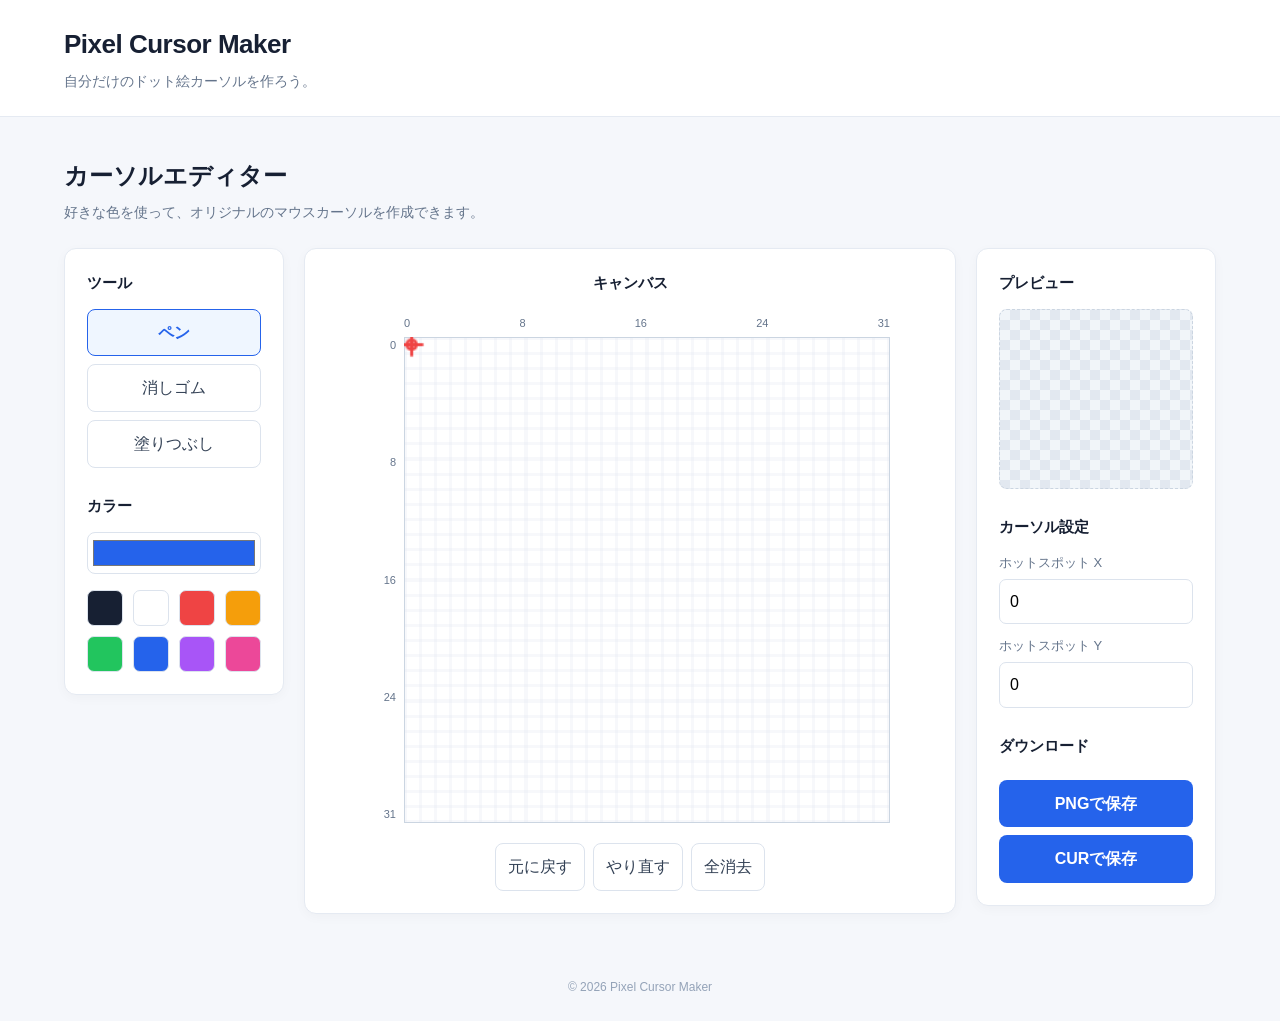
<file: index.html>
<!DOCTYPE html>
<html lang="ja">
<head>
  <meta charset="UTF-8">
  <meta name="viewport" content="width=device-width, initial-scale=1.0">
  <meta name="description" content="オリジナルのドット絵マウスカーソルを作成できるWebサイトです。">
  <title>Pixel Cursor Maker</title>
  <link rel="stylesheet" href="style.css">
</head>
<body>
  <header class="header">
    <div class="header-inner">
      <h1>Pixel Cursor Maker</h1>
      <p>自分だけのドット絵カーソルを作ろう。</p>
    </div>
  </header>

  <main class="main">
    <section class="intro">
      <h2>カーソルエディター</h2>
      <p>好きな色を使って、オリジナルのマウスカーソルを作成できます。</p>
    </section>

    <section class="editor">
      <aside class="panel tools-panel">
        <h3>ツール</h3>
        <div class="tool-buttons">
          <button class="tool-button active" id="penTool">ペン</button>
          <button class="tool-button" id="eraserTool">消しゴム</button>
          <button class="tool-button" id="fillTool">塗りつぶし</button>
        </div>

        <h3>カラー</h3>
        <input type="color" id="colorPicker" value="#2563eb">
        <div class="palette" id="palette">
          <button style="background:#172033" data-color="#172033" aria-label="黒"></button>
          <button style="background:#ffffff" data-color="#ffffff" aria-label="白"></button>
          <button style="background:#ef4444" data-color="#ef4444" aria-label="赤"></button>
          <button style="background:#f59e0b" data-color="#f59e0b" aria-label="オレンジ"></button>
          <button style="background:#22c55e" data-color="#22c55e" aria-label="緑"></button>
          <button style="background:#2563eb" data-color="#2563eb" aria-label="青"></button>
          <button style="background:#a855f7" data-color="#a855f7" aria-label="紫"></button>
          <button style="background:#ec4899" data-color="#ec4899" aria-label="ピンク"></button>
        </div>
      </aside>

      <section class="panel canvas-panel">
        <h3>キャンバス</h3>

<div class="canvas-coordinate-area">
  <div class="x-axis">
    <span>0</span>
    <span>8</span>
    <span>16</span>
    <span>24</span>
    <span>31</span>
  </div>

  <div class="canvas-main-area">
    <div class="y-axis">
      <span>0</span>
      <span>8</span>
      <span>16</span>
      <span>24</span>
      <span>31</span>
    </div>

    <div class="canvas-stage">
  <canvas id="pixelCanvas" width="320" height="320"></canvas>
  <canvas
    id="hotspotOverlay"
    class="hotspot-overlay"
    width="320"
    height="320"
  ></canvas>
</div>
  </div>
</div>
        <div class="canvas-actions">
          <button id="undoButton">元に戻す</button>
          <button id="redoButton">やり直す</button>
          <button id="clearButton">全消去</button>
        </div>
      </section>

      <aside class="panel preview-panel">
        <h3>プレビュー</h3>
        <div class="preview-area">
          <canvas id="previewCanvas" width="128" height="128"></canvas>
        </div>

        <h3>カーソル設定</h3>
        <label for="hotspotX">ホットスポット X</label>
        <input type="number" id="hotspotX" min="0" max="31" value="0">

        <label for="hotspotY">ホットスポット Y</label>
        <input type="number" id="hotspotY" min="0" max="31" value="0">

        <h3>ダウンロード</h3>
        <button class="download-button" id="pngButton">PNGで保存</button>
        <button class="download-button" id="curButton">CURで保存</button>
      </aside>
    </section>
  </main>

  <footer class="footer">
    <p>&copy; 2026 Pixel Cursor Maker</p>
  </footer>

  <script src="script.js"></script>
</body>
</html>
</file>
<file: style.css>
/* =========================
   基本設定
========================= */
* {
  box-sizing: border-box;
  margin: 0;
  padding: 0;
}

body {
  font-family: -apple-system, BlinkMacSystemFont, "Segoe UI",
    "Noto Sans JP", sans-serif;
  background: #f5f7fb;
  color: #172033;
  line-height: 1.6;
}

button,
input {
  font: inherit;
}

button {
  cursor: pointer;
}

/* =========================
   ヘッダー
========================= */
.header {
  background: #ffffff;
  border-bottom: 1px solid #e5eaf2;
  padding: 24px 5%;
}

.header-inner {
  max-width: 1400px;
  margin: 0 auto;
}

.header h1 {
  font-size: 26px;
  font-weight: 750;
  letter-spacing: -0.5px;
}

.header p {
  margin-top: 4px;
  color: #64748b;
  font-size: 14px;
}

/* =========================
   メイン
========================= */
.main {
  max-width: 1400px;
  margin: 0 auto;
  padding: 40px 5%;
}

.intro {
  margin-bottom: 24px;
}

.intro h2 {
  font-size: 24px;
  margin-bottom: 6px;
}

.intro p {
  color: #64748b;
  font-size: 14px;
}

/* =========================
   エディター全体
========================= */
.editor {
  display: grid;
  grid-template-columns: 220px minmax(300px, 1fr) 240px;
  gap: 20px;
  align-items: start;
}

.panel {
  background: #ffffff;
  border: 1px solid #e5eaf2;
  border-radius: 12px;
  padding: 22px;
  box-shadow: 0 3px 12px rgba(15, 23, 42, 0.03);
}

.panel h3 {
  font-size: 15px;
  margin-bottom: 14px;
}

.panel h3:not(:first-child) {
  margin-top: 26px;
}

/* =========================
   ツール
========================= */
.tool-buttons {
  display: flex;
  flex-direction: column;
  gap: 8px;
}

.tool-button,
.canvas-actions button {
  border: 1px solid #dce3ed;
  background: #ffffff;
  color: #334155;
  border-radius: 8px;
  padding: 10px 12px;
  transition: 0.2s;
}

.tool-button:hover,
.canvas-actions button:hover {
  background: #f1f5f9;
}

.tool-button.active {
  background: #eff6ff;
  color: #2563eb;
  border-color: #2563eb;
  font-weight: 600;
}

/* =========================
   カラーパレット
========================= */
#colorPicker {
  width: 100%;
  height: 42px;
  padding: 3px;
  border: 1px solid #dce3ed;
  border-radius: 8px;
  background: #ffffff;
  cursor: pointer;
}

.palette {
  display: grid;
  grid-template-columns: repeat(4, 1fr);
  gap: 10px;
  margin-top: 16px;
}

.palette button {
  width: 100%;
  aspect-ratio: 1;
  border: 1px solid #dce3ed;
  border-radius: 7px;
  transition: transform 0.15s;
}

.palette button:hover {
  transform: scale(1.1);
}

/* =========================
   キャンバス
========================= */
.canvas-panel {
  text-align: center;
}

#pixelCanvas {
  display: block;
  width: min(100%, 480px);
  height: auto;
  margin: 20px auto;
  background-color: #ffffff;
  border: 1px solid #cbd5e1;
  image-rendering: pixelated;
  touch-action: none;
  cursor: crosshair;
}

.canvas-actions {
  display: flex;
  flex-wrap: wrap;
  justify-content: center;
  gap: 8px;
  margin-top: 16px;
}

/* =========================
   プレビュー
========================= */
.preview-area {
  min-height: 180px;
  display: flex;
  align-items: center;
  justify-content: center;
  background-color: #f1f5f9;
  border: 1px dashed #cbd5e1;
  border-radius: 8px;
  background-image:
    linear-gradient(45deg, #e2e8f0 25%, transparent 25%),
    linear-gradient(-45deg, #e2e8f0 25%, transparent 25%),
    linear-gradient(45deg, transparent 75%, #e2e8f0 75%),
    linear-gradient(-45deg, transparent 75%, #e2e8f0 75%);
  background-size: 20px 20px;
  background-position: 0 0, 0 10px, 10px -10px, -10px 0;
}

#previewCanvas {
  width: 128px;
  height: 128px;
  image-rendering: pixelated;
}

.preview-panel label {
  display: block;
  margin: 12px 0 5px;
  color: #64748b;
  font-size: 13px;
}

.preview-panel input[type="number"] {
  width: 100%;
  padding: 9px 10px;
  border: 1px solid #dce3ed;
  border-radius: 7px;
  outline: none;
}

.preview-panel input:focus {
  border-color: #2563eb;
}

/* =========================
   ダウンロードボタン
========================= */
.download-button {
  width: 100%;
  padding: 11px;
  margin-top: 8px;
  background: #2563eb;
  border: none;
  border-radius: 8px;
  color: #ffffff;
  font-weight: 600;
  transition: background 0.2s;
}

.download-button:hover {
  background: #1d4ed8;
}

/* =========================
   フッター
========================= */
.footer {
  padding: 24px;
  text-align: center;
  color: #94a3b8;
  font-size: 12px;
}

/* =========================
   タブレット対応
========================= */
@media (max-width: 1000px) {
  .editor {
    grid-template-columns: 200px minmax(0, 1fr);
  }

  .preview-panel {
    grid-column: 1 / -1;
  }
}

/* =========================
   スマートフォン対応
========================= */
@media (max-width: 650px) {
  .main {
    padding: 28px 16px;
  }

  .header {
    padding: 20px 16px;
  }

  .header h1 {
    font-size: 22px;
  }

  .editor {
    grid-template-columns: 1fr;
  }

  .preview-panel {
    grid-column: auto;
  }

  .tool-buttons {
    flex-direction: row;
    flex-wrap: wrap;
  }

  .tool-button {
    flex: 1;
    min-width: 90px;
  }

  .panel {
    padding: 18px;
  }
}

/* =========================
   キャンバス座標表示
========================= */

.canvas-coordinate-area {
  width: min(100%, 520px);
  margin: 20px auto;
}

.x-axis {
  display: flex;
  justify-content: space-between;
  padding-left: 34px;
  margin-bottom: 5px;
  color: #64748b;
  font-size: 11px;
}

.canvas-main-area {
  display: flex;
  align-items: stretch;
  gap: 5px;
}

.y-axis {
  width: 29px;
  flex-shrink: 0;
  display: flex;
  flex-direction: column;
  justify-content: space-between;
  align-items: flex-end;
  padding-right: 3px;
  color: #64748b;
  font-size: 11px;
}

.canvas-main-area #pixelCanvas {
  width: calc(100% - 34px);
  height: auto;
  margin: 0;
  flex: 1;
  min-width: 0;
}

/* =========================
   ホットスポット表示
========================= */

.canvas-stage {
  position: relative;
  flex: 1;
  min-width: 0;
}

.canvas-stage #pixelCanvas {
  width: 100%;
  height: auto;
  margin: 0;
  display: block;
}

.hotspot-overlay {
  position: absolute;
  top: 0;
  left: 0;
  width: 100%;
  height: 100%;
  pointer-events: none;
  z-index: 2;
}
</file>
